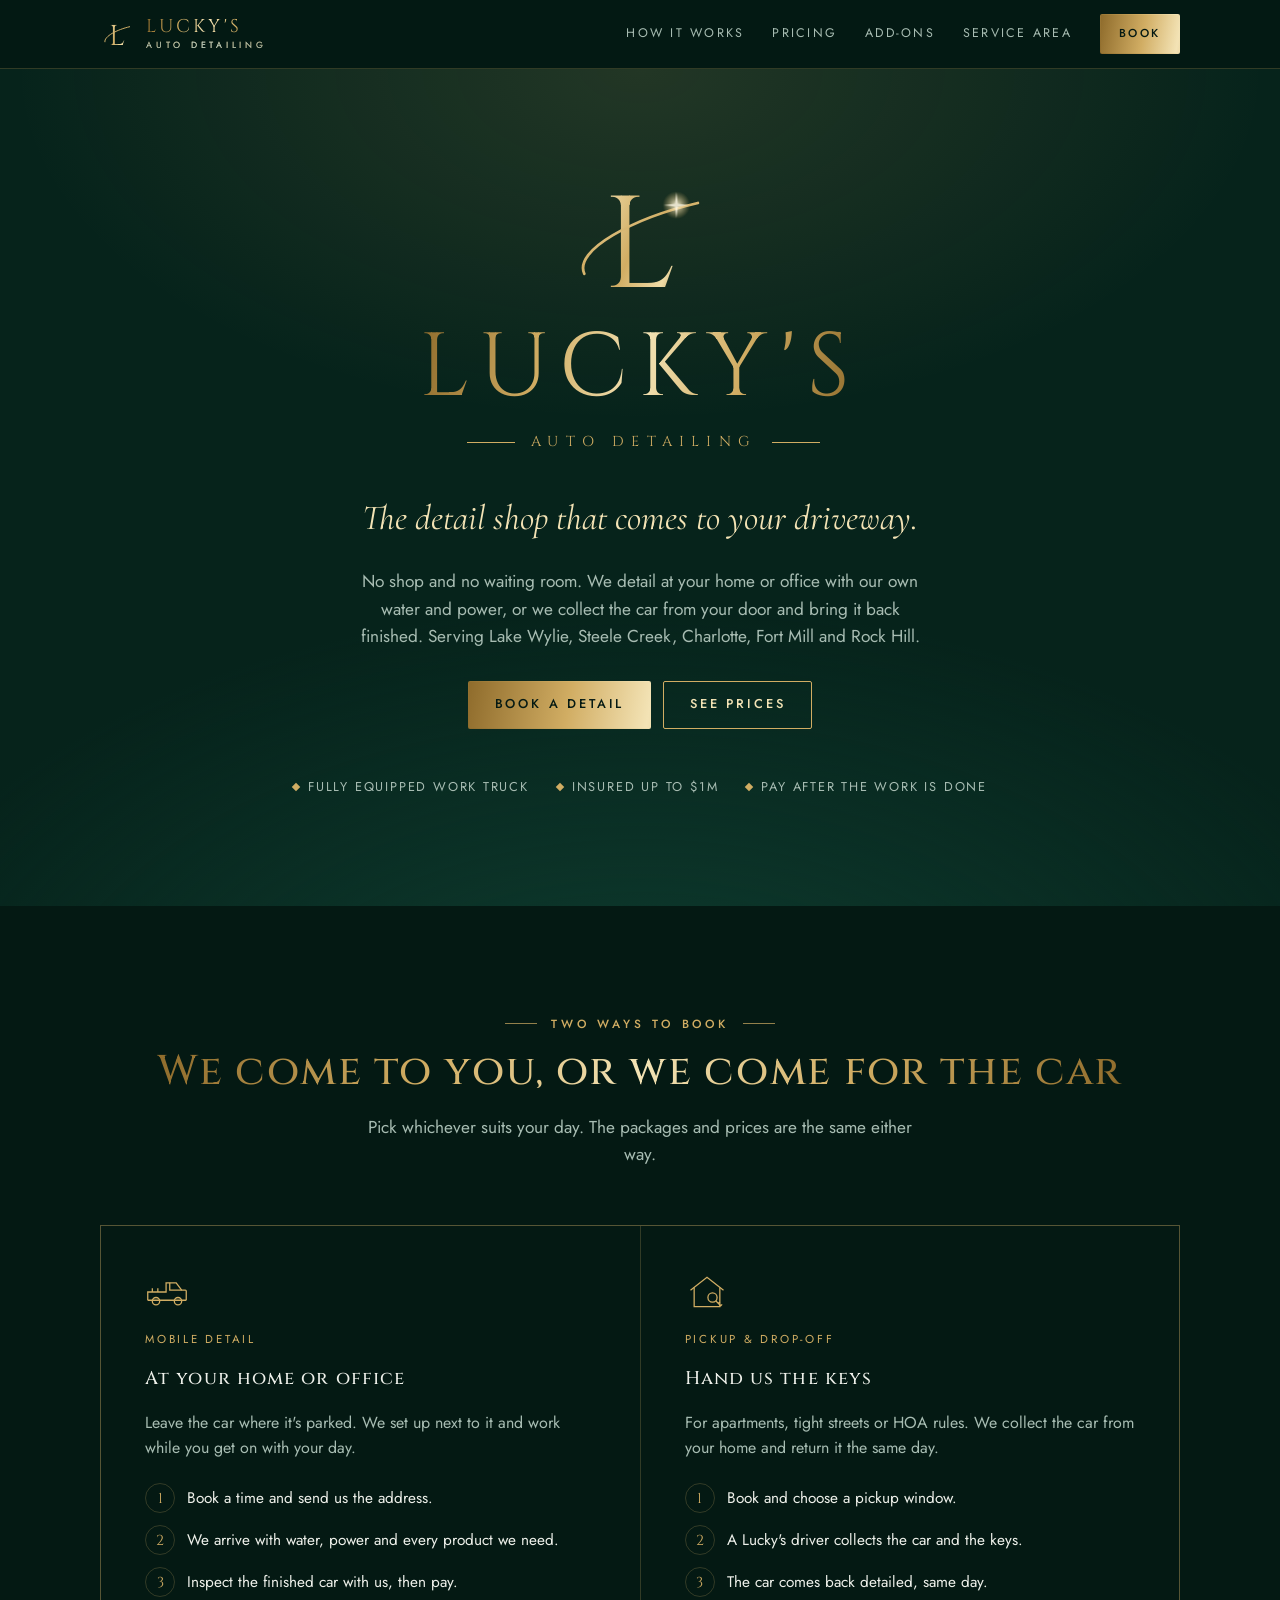
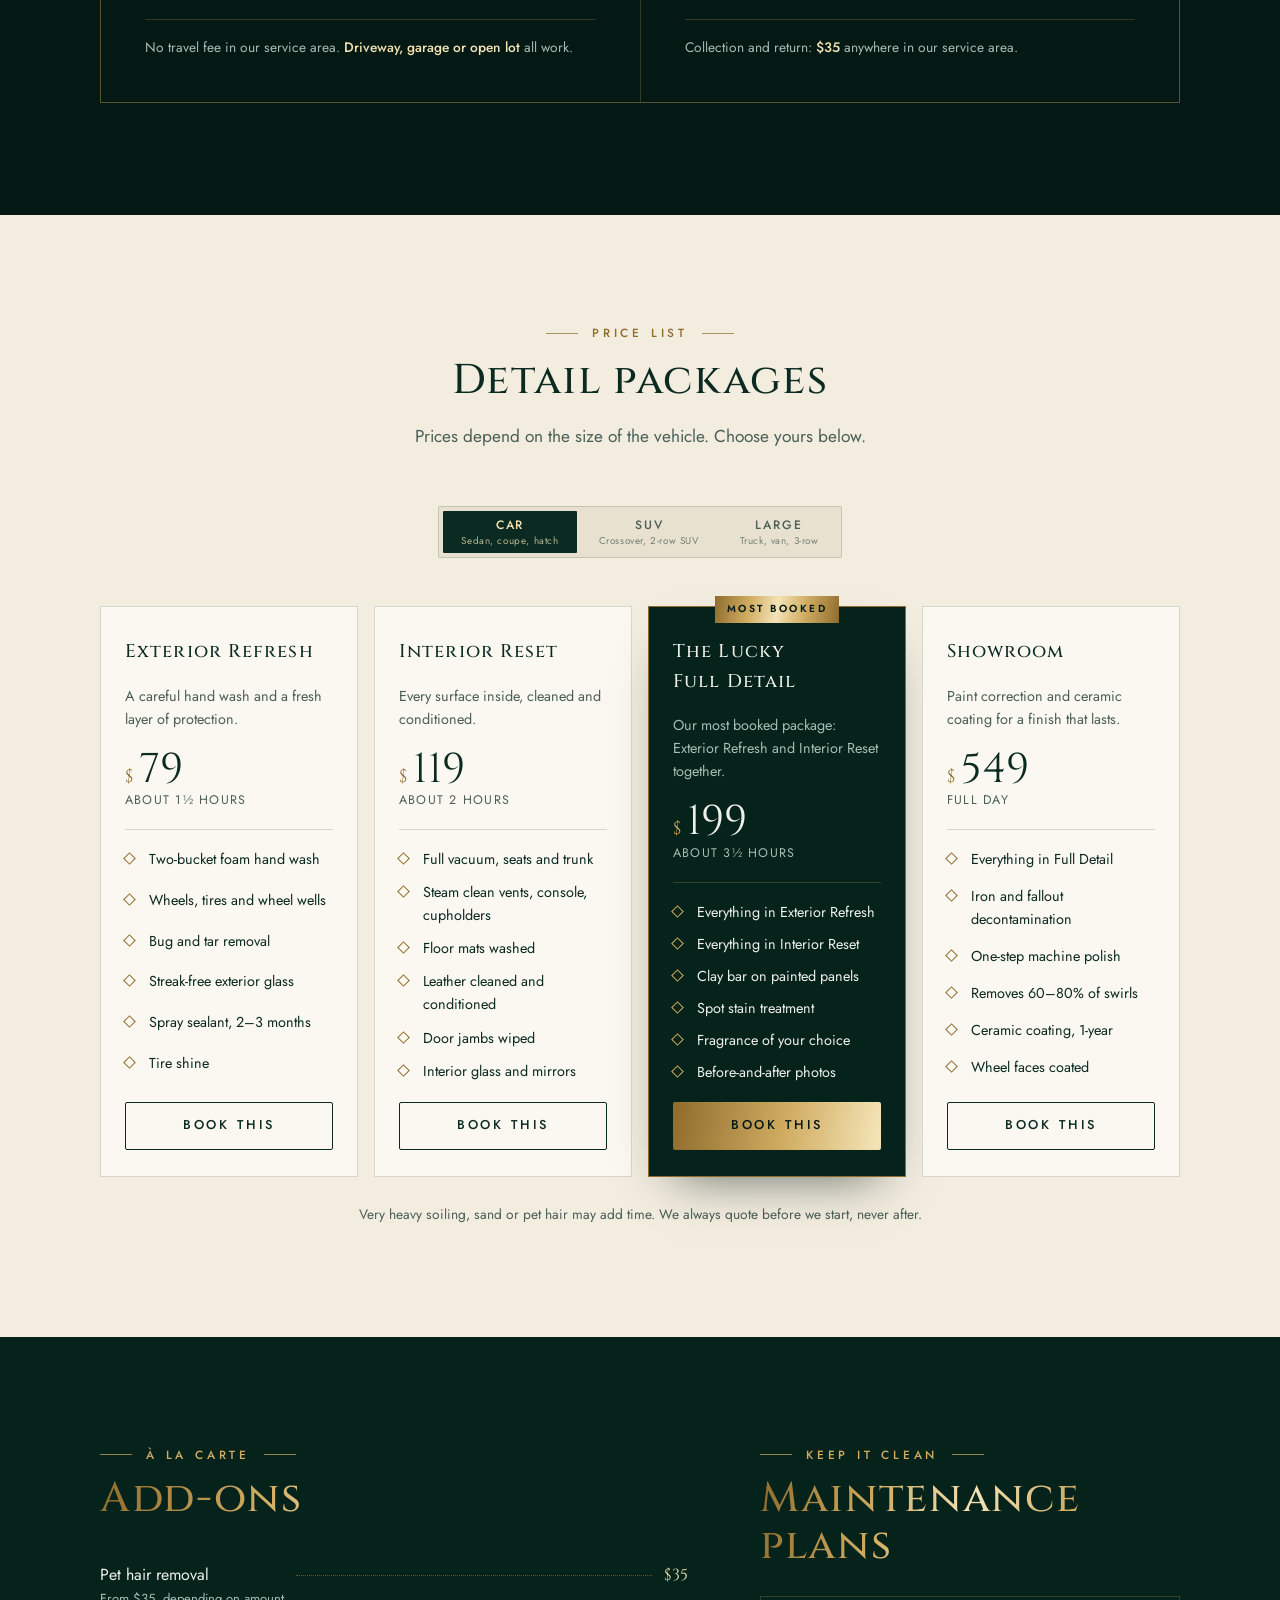
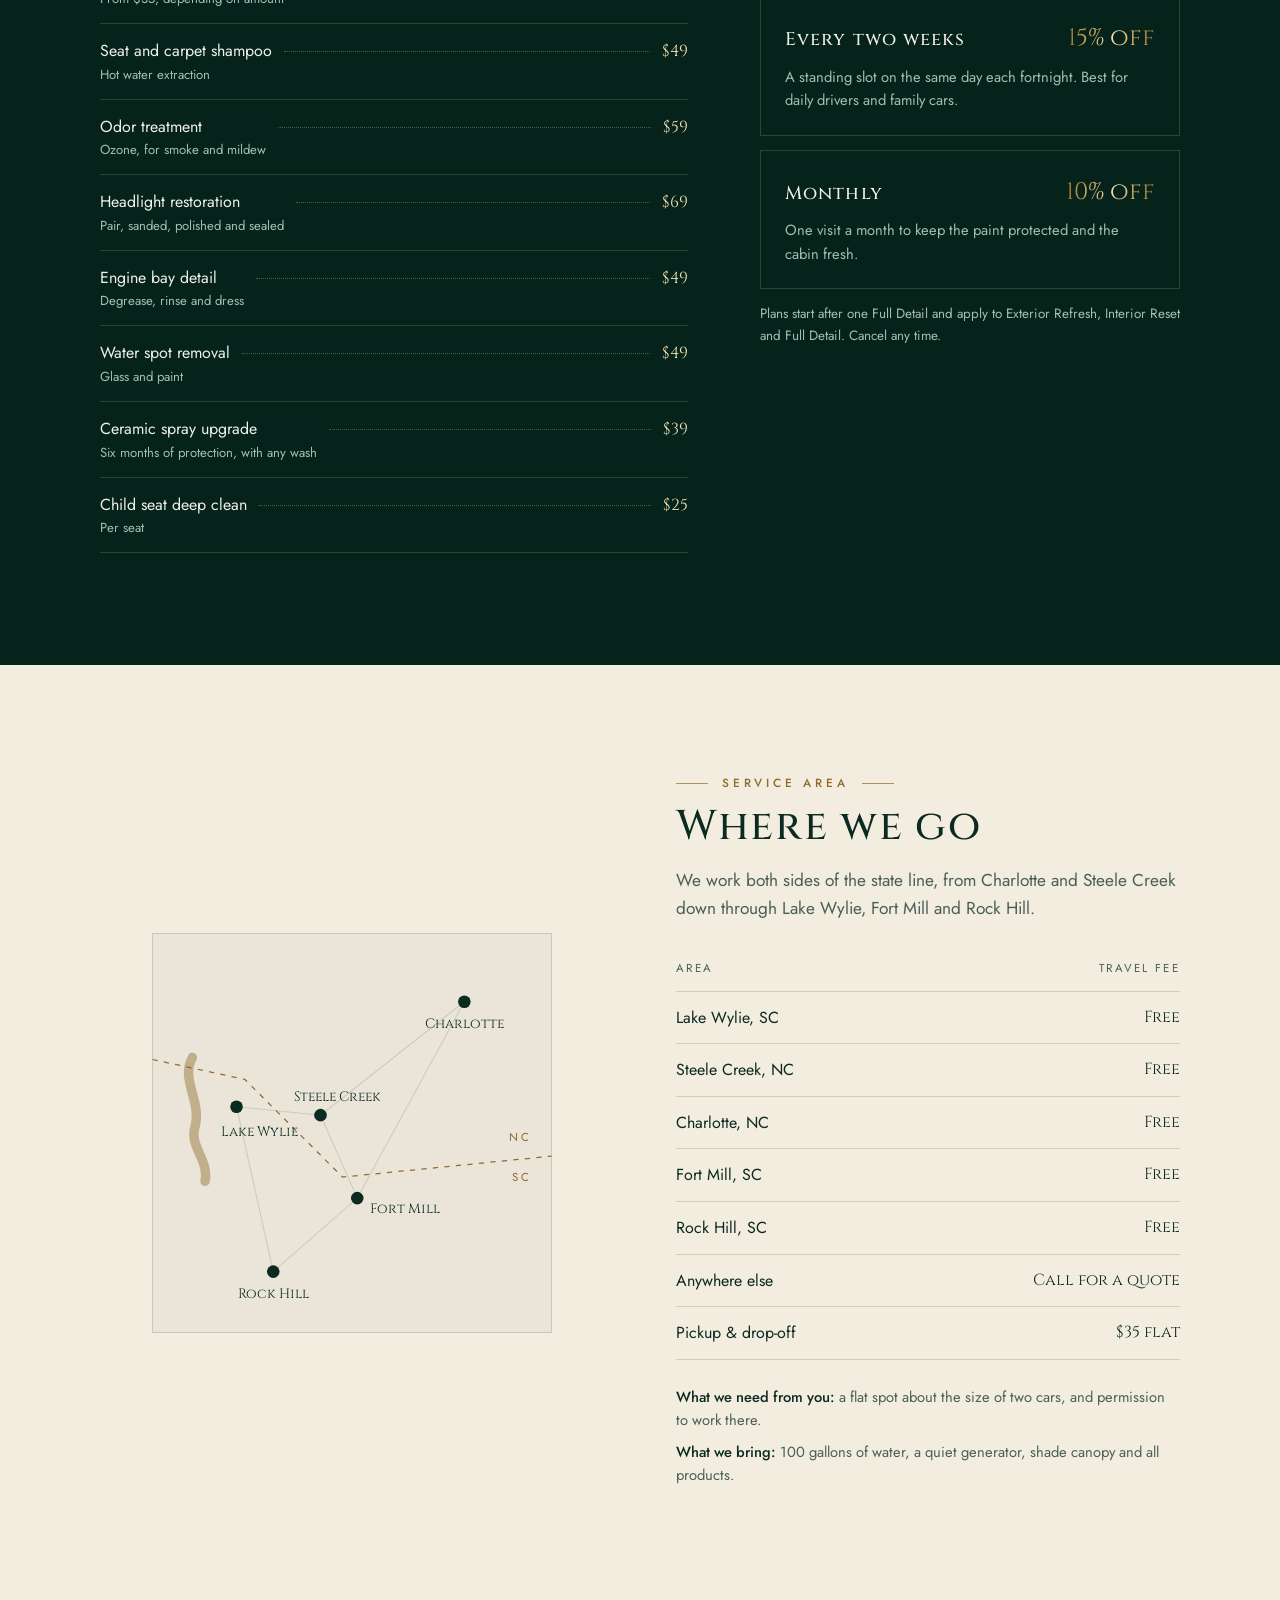
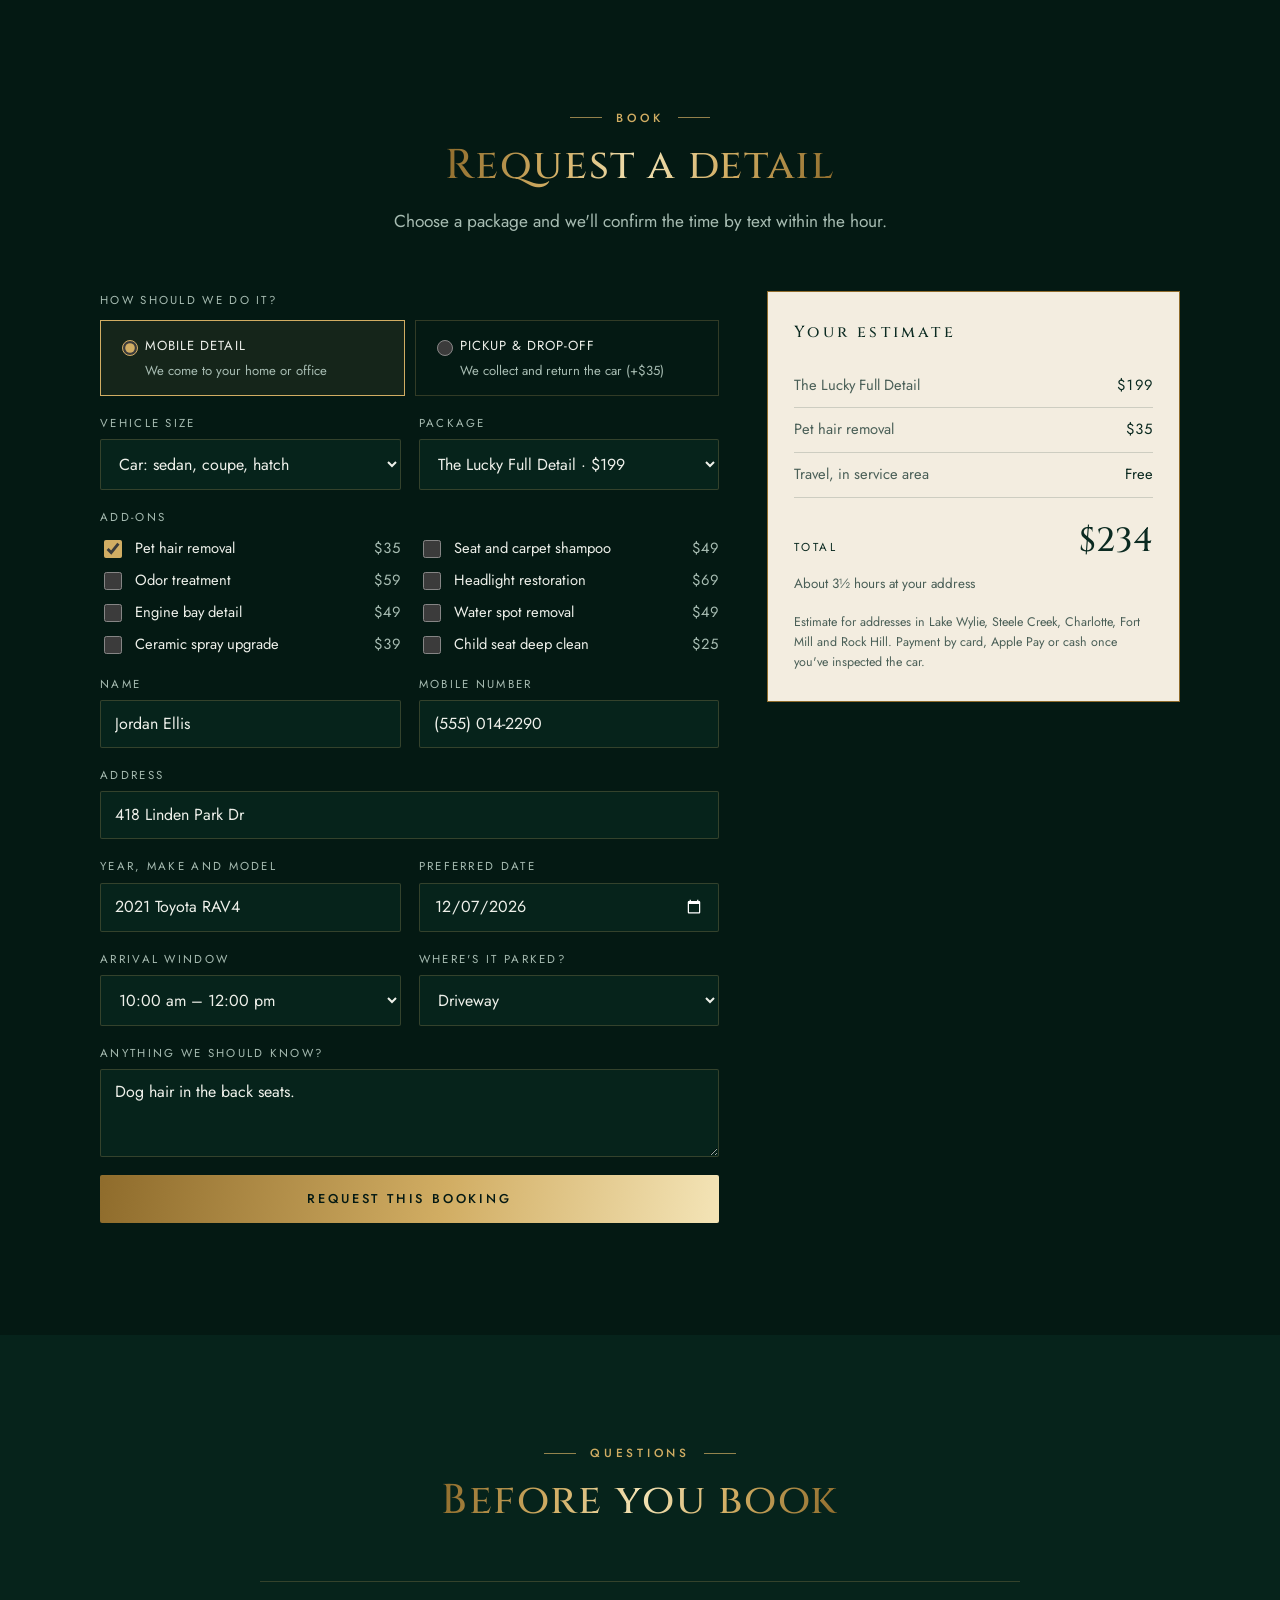
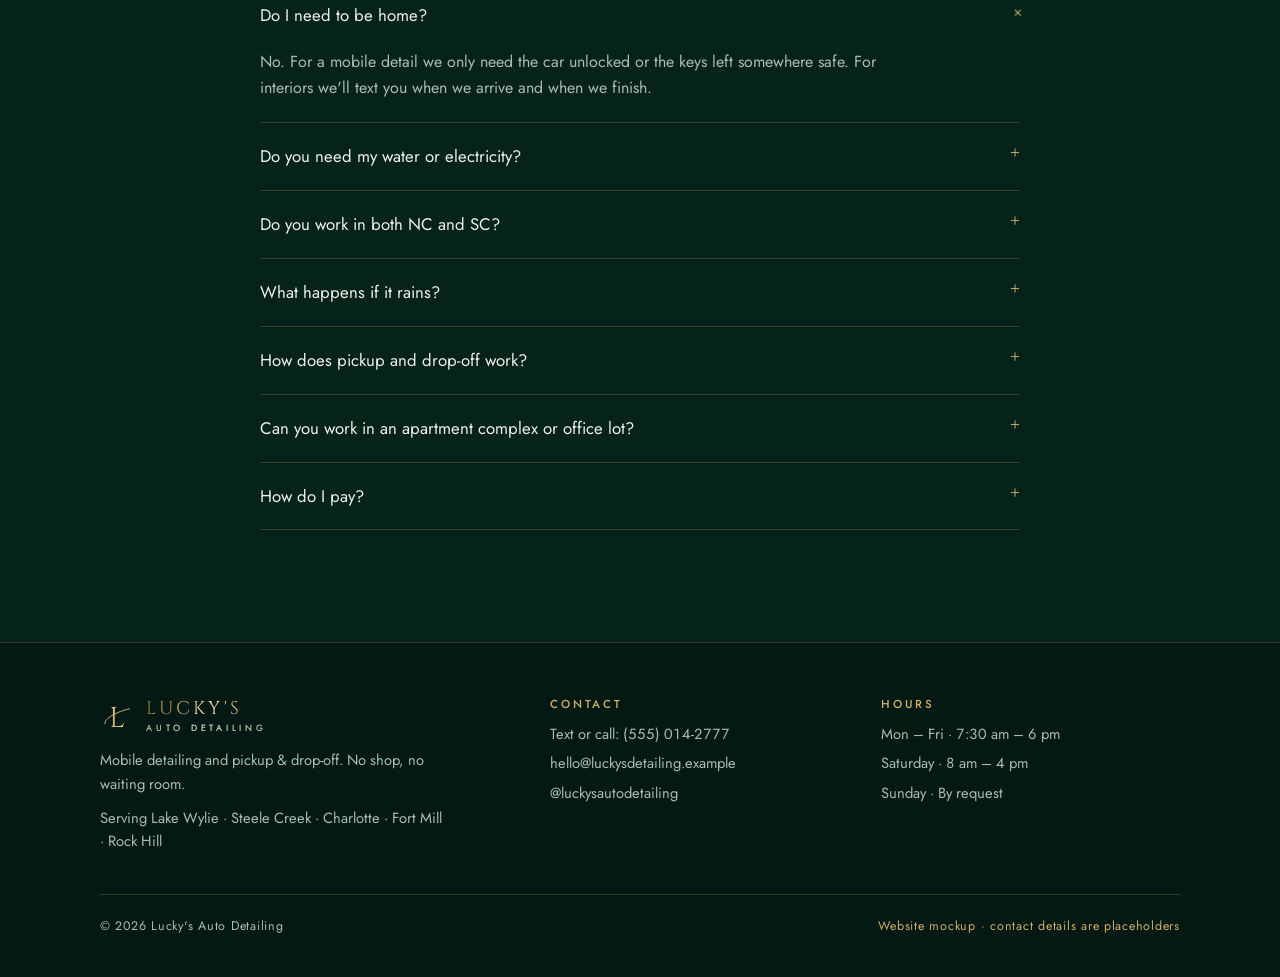
<file: luckys-auto-detailing/index.html>
<!doctype html>
<html lang="en">
<head>
<meta charset="utf-8">
<meta name="viewport" content="width=device-width, initial-scale=1, viewport-fit=cover">
<title>Lucky's Auto Detailing</title>
<meta name="claude:viewport-fit-sides" content="cover">
<meta name="description" content="Mobile auto detailing in Lake Wylie, Steele Creek, Charlotte, Fort Mill and Rock Hill. We come to your home or office, or collect the car and bring it back finished.">
<link rel="preconnect" href="https://fonts.googleapis.com">
<link rel="preconnect" href="https://fonts.gstatic.com" crossorigin>
<link rel="stylesheet" href="https://fonts.googleapis.com/css2?family=Cinzel:wght@400;500;600&family=Cormorant+Garamond:ital,wght@1,400;1,500&family=Jost:wght@300;400;500;600&display=swap">
<style>
/* Layout: alternating bands — deep emerald (the polo) and cream card stock (the business card), gold foil for marks and rules. */
:root {
  --green-950: #041913;
  --green-900: #06231b;
  --green-800: #0a3026;
  --green-700: #0f3e31;
  --line-dark: rgba(212, 178, 106, 0.22);
  --gold: #d1ad63;
  --gold-hi: #f3e3b5;
  --gold-lo: #8f6c2c;
  --cream: #f3ede0;
  --cream-2: #e9e1cf;
  --ink: #0b2a21;
  --ink-soft: #4a5f57;
  --line-light: rgba(11, 42, 33, 0.16);
  --on-dark: #eef0ea;
  --muted-dark: #a7bcb2;
  --display: "Cinzel", "Trajan Pro", "Times New Roman", serif;
  --accent: "Cormorant Garamond", "Garamond", Georgia, serif;
  --body: "Jost", "Futura", "Avenir Next", "Segoe UI", sans-serif;
  --foil: linear-gradient(100deg, var(--gold-lo) 0%, var(--gold) 28%, var(--gold-hi) 50%, var(--gold) 72%, var(--gold-lo) 100%);
  color-scheme: dark;
}
* { box-sizing: border-box; }
html { scroll-behavior: smooth; }
@media (prefers-reduced-motion: reduce) { html { scroll-behavior: auto; } *, *::before, *::after { animation: none !important; transition: none !important; } }
body {
  margin: 0;
  background: var(--green-900);
  color: var(--on-dark);
  font: 400 1rem/1.6 var(--body);
  -webkit-font-smoothing: antialiased;
}
body::before { content: ""; position: fixed; inset: 0 0 auto; height: env(safe-area-inset-top, 0px); z-index: 10; background: var(--green-950); }
a { color: inherit; }
:focus-visible { outline: 2px solid var(--gold); outline-offset: 3px; }
.wrap {
  max-width: 1120px;
  margin: 0 auto;
  padding-left: max(20px, env(safe-area-inset-left, 0px));
  padding-right: max(20px, env(safe-area-inset-right, 0px));
}
.band { padding-block: clamp(64px, 9vw, 112px); }
.band--deep { background: var(--green-950); }
.band--cream { background: var(--cream); color: var(--ink); }
.foil { background: var(--foil); -webkit-background-clip: text; background-clip: text; color: transparent; }
h1, h2, h3 { font-family: var(--display); font-weight: 500; text-wrap: balance; margin: 0; letter-spacing: 0.04em; }
h2 { font-size: clamp(1.75rem, 3.6vw, 2.6rem); line-height: 1.15; }
h3 { font-size: 1.15rem; letter-spacing: 0.06em; }
p { margin: 0; }
.eyebrow {
  display: flex; align-items: center; gap: 14px;
  font: 500 0.74rem/1 var(--body); letter-spacing: 0.32em; text-transform: uppercase;
  color: var(--gold);
}
.eyebrow::before, .eyebrow::after { content: ""; height: 1px; width: 32px; background: currentColor; opacity: 0.7; }
.band--cream .eyebrow { color: var(--gold-lo); }
.lede { font-size: 1.08rem; color: var(--muted-dark); max-width: 58ch; }
.band--cream .lede { color: var(--ink-soft); }
.section-head { display: grid; gap: 18px; justify-items: center; text-align: center; margin-bottom: clamp(36px, 5vw, 56px); }

/* Buttons */
.btn {
  display: inline-flex; align-items: center; justify-content: center; gap: 10px;
  min-height: 48px; padding: 0 26px;
  font: 500 0.8rem/1 var(--body); letter-spacing: 0.22em; text-transform: uppercase; text-decoration: none;
  border-radius: 2px; border: 1px solid var(--gold); cursor: pointer;
  transition: background-color .2s, color .2s, transform .2s;
}
.btn--gold { background: var(--foil); background-size: 200% 100%; color: var(--green-950); border-color: transparent; }
.btn--gold:hover { background-position: 100% 0; }
.btn--ghost { background: transparent; color: var(--gold-hi); }
.btn--ghost:hover { background: rgba(209, 173, 99, 0.12); }

/* Header */
.site-header {
  position: sticky; top: env(safe-area-inset-top, 0px); z-index: 9;
  background: rgba(4, 25, 19, 0.92); backdrop-filter: blur(10px);
  border-bottom: 1px solid var(--line-dark);
}
.site-header .wrap { display: flex; align-items: center; justify-content: space-between; gap: 16px; min-height: 68px; }
.brand { display: flex; align-items: center; gap: 12px; text-decoration: none; }
.brand svg { width: 34px; height: 34px; flex: none; }
.brand-name { font-family: var(--display); font-size: 1.15rem; letter-spacing: 0.16em; line-height: 1; }
.brand-name small { display: block; margin-top: 5px; font-family: var(--body); font-size: 0.56rem; letter-spacing: 0.42em; color: var(--muted-dark); }
.nav { display: flex; align-items: center; gap: 28px; }
.nav a:not(.btn) { font-size: 0.78rem; letter-spacing: 0.18em; text-transform: uppercase; text-decoration: none; color: var(--muted-dark); }
.nav a:not(.btn):hover { color: var(--gold-hi); }
.nav .btn { min-height: 40px; padding: 0 18px; font-size: 0.72rem; }
@media (max-width: 820px) { .nav a:not(.btn) { display: none; } }

/* Hero */
.hero {
  position: relative; overflow: hidden;
  background:
    radial-gradient(ellipse 70% 60% at 50% 0%, rgba(209, 173, 99, 0.14), transparent 70%),
    radial-gradient(ellipse 90% 80% at 50% 120%, var(--green-700), transparent 70%),
    var(--green-900);
  padding-block: clamp(56px, 9vw, 104px) clamp(56px, 8vw, 96px);
  text-align: center;
}
.hero .wrap { display: grid; justify-items: center; gap: 22px; }
.monogram { width: clamp(108px, 16vw, 150px); height: auto; }
.monogram .swoosh { stroke-dasharray: 260; stroke-dashoffset: 0; animation: swoosh 1.6s ease-out both .2s; }
.monogram .glint { animation: glint 2.4s ease-in-out both .9s; transform-origin: 104px 30px; }
@keyframes swoosh { from { stroke-dashoffset: 260; } to { stroke-dashoffset: 0; } }
@keyframes glint { 0% { opacity: .2; transform: scale(.4); } 40% { opacity: 1; transform: scale(1.15); } 100% { opacity: .9; transform: scale(1); } }
.wordmark { font-size: clamp(2.6rem, 9vw, 5.6rem); letter-spacing: 0.12em; line-height: 1; font-weight: 400; }
.wordmark-sub { display: flex; align-items: center; gap: 16px; font: 400 clamp(0.7rem, 1.6vw, 0.9rem)/1 var(--display); letter-spacing: 0.5em; color: var(--gold); margin-right: -0.5em; }
.wordmark-sub::before, .wordmark-sub::after { content: ""; width: clamp(24px, 5vw, 48px); height: 1px; background: currentColor; }
.hero-line { font-family: var(--accent); font-style: italic; font-size: clamp(1.5rem, 3.4vw, 2.2rem); color: var(--gold-hi); margin-top: 18px; }
.hero .lede { margin-inline: auto; }
.hero-ctas { display: flex; flex-wrap: wrap; justify-content: center; gap: 12px; margin-top: 8px; }
.proof { display: flex; flex-wrap: wrap; justify-content: center; gap: 10px 28px; margin-top: 26px; padding: 0; list-style: none; font-size: 0.8rem; letter-spacing: 0.14em; text-transform: uppercase; color: var(--muted-dark); }
.proof li { display: flex; align-items: center; gap: 9px; }
.proof li::before { content: ""; width: 6px; height: 6px; transform: rotate(45deg); background: var(--gold); }

/* Two ways */
.ways { display: grid; grid-template-columns: repeat(2, minmax(0, 1fr)); gap: 1px; background: var(--line-dark); border: 1px solid var(--line-dark); }
@media (max-width: 760px) { .ways { grid-template-columns: 1fr; } }
.way { background: var(--green-950); padding: clamp(28px, 4vw, 44px); display: grid; gap: 16px; align-content: start; }
.way-icon { width: 44px; height: 44px; color: var(--gold); }
.way-tag { font-size: 0.72rem; letter-spacing: 0.24em; text-transform: uppercase; color: var(--gold); }
.way p { color: var(--muted-dark); }
.way ol { margin: 6px 0 0; padding: 0; list-style: none; display: grid; gap: 12px; counter-reset: step; }
.way li { counter-increment: step; display: grid; grid-template-columns: 30px 1fr; gap: 12px; align-items: baseline; color: var(--on-dark); font-size: 0.96rem; }
.way li::before { content: counter(step); font-family: var(--display); color: var(--gold); font-size: 0.9rem; border: 1px solid var(--line-dark); width: 28px; height: 28px; display: grid; place-items: center; border-radius: 50%; }
.way-fee { margin-top: 6px; padding-top: 16px; border-top: 1px solid var(--line-dark); font-size: 0.86rem; color: var(--muted-dark); }
.way-fee strong { color: var(--gold-hi); font-weight: 500; }

/* Pricing */
.size-picker { display: flex; justify-content: center; margin: 0 auto clamp(32px, 5vw, 48px); }
.seg { display: inline-flex; flex-wrap: wrap; justify-content: center; border: 1px solid var(--line-light); border-radius: 2px; padding: 4px; gap: 4px; background: var(--cream-2); }
.seg button {
  appearance: none; border: 0; background: transparent; cursor: pointer;
  min-height: 42px; padding: 0 18px; border-radius: 1px;
  font: 500 0.76rem/1 var(--body); letter-spacing: 0.16em; text-transform: uppercase; color: var(--ink-soft);
}
.seg button[aria-pressed="true"] { background: var(--ink); color: var(--gold-hi); }
.seg button small { display: block; margin-top: 4px; font-size: 0.62rem; letter-spacing: 0.06em; text-transform: none; opacity: .75; font-weight: 400; }
.packages { display: grid; grid-template-columns: repeat(4, minmax(0, 1fr)); gap: 16px; align-items: stretch; }
@media (max-width: 1040px) { .packages { grid-template-columns: repeat(2, minmax(0, 1fr)); } }
@media (max-width: 580px) { .packages { grid-template-columns: 1fr; } }
.pkg { position: relative; display: flex; flex-direction: column; gap: 18px; padding: 30px 24px 26px; background: #fbf8f1; border: 1px solid var(--line-light); }
.pkg--featured { background: var(--green-900); color: var(--on-dark); border-color: var(--gold-lo); box-shadow: 0 24px 50px -28px rgba(4, 25, 19, 0.7); }
.pkg-flag { position: absolute; top: -11px; left: 50%; transform: translateX(-50%); white-space: nowrap; padding: 5px 12px; font-size: 0.64rem; letter-spacing: 0.24em; text-transform: uppercase; background: var(--foil); color: var(--green-950); font-weight: 600; }
.pkg h3 { color: inherit; }
.pkg-desc { font-size: 0.9rem; color: var(--ink-soft); min-height: 3.2em; }
.pkg--featured .pkg-desc { color: var(--muted-dark); }
.price { display: flex; align-items: baseline; gap: 6px; font-family: var(--display); font-variant-numeric: tabular-nums; }
.price .cur { font-size: 1.1rem; color: var(--gold-lo); }
.price .amt { font-size: 2.6rem; line-height: 1; }
.pkg--featured .price .cur { color: var(--gold); }
.price-meta { font-size: 0.78rem; letter-spacing: 0.1em; text-transform: uppercase; color: var(--ink-soft); }
.pkg--featured .price-meta { color: var(--muted-dark); }
.pkg ul { list-style: none; margin: 0; padding: 18px 0 0; border-top: 1px solid var(--line-light); display: grid; gap: 9px; font-size: 0.9rem; flex: 1; }
.pkg--featured ul { border-color: var(--line-dark); }
.pkg li { display: grid; grid-template-columns: 14px 1fr; gap: 10px; align-items: baseline; }
.pkg li::before { content: ""; width: 7px; height: 7px; transform: translateY(-1px) rotate(45deg); border: 1px solid var(--gold-lo); }
.pkg--featured li::before { border-color: var(--gold); }
.pkg .btn { width: 100%; }
.pkg:not(.pkg--featured) .btn--ghost { color: var(--ink); border-color: var(--ink); }
.pkg:not(.pkg--featured) .btn--ghost:hover { background: var(--ink); color: var(--gold-hi); }
.price-note { margin-top: 26px; text-align: center; font-size: 0.86rem; color: var(--ink-soft); }

/* Add-ons and plans */
.split { display: grid; grid-template-columns: minmax(0, 1.4fr) minmax(0, 1fr); gap: clamp(32px, 6vw, 72px); align-items: start; }
@media (max-width: 880px) { .split { grid-template-columns: 1fr; } }
.menu { list-style: none; margin: 0; padding: 0; }
.menu li { display: grid; grid-template-columns: minmax(0, auto) 1fr auto; align-items: baseline; gap: 12px; padding: 14px 0; border-bottom: 1px solid var(--line-dark); }
.menu li::after { content: none; }
.menu .dots { border-bottom: 1px dotted rgba(209, 173, 99, 0.4); transform: translateY(-4px); min-width: 16px; }
.menu .item { font-size: 1rem; }
.menu .item small { display: block; font-size: 0.82rem; color: var(--muted-dark); }
.menu .cost { font-family: var(--display); color: var(--gold-hi); font-variant-numeric: tabular-nums; white-space: nowrap; }
.split h2 { margin: 14px 0 26px; }
.plans { display: grid; gap: 14px; }
.plan { border: 1px solid var(--line-dark); padding: 22px 24px; display: grid; gap: 8px; background: var(--green-900); }
.plan-top { display: flex; justify-content: space-between; align-items: baseline; gap: 12px; flex-wrap: wrap; }
.plan-off { font-family: var(--display); font-size: 1.5rem; }
.plan p { color: var(--muted-dark); font-size: 0.92rem; }
.plan-note { font-size: 0.84rem; color: var(--muted-dark); }

/* Area */
.area { display: grid; grid-template-columns: minmax(0, 1fr) minmax(0, 1fr); gap: clamp(32px, 6vw, 72px); align-items: center; }
@media (max-width: 820px) { .area { grid-template-columns: 1fr; } }
.radius { width: 100%; max-width: 420px; aspect-ratio: 1; margin-inline: auto; }
.fee-table { width: 100%; border-collapse: collapse; margin-top: 24px; font-variant-numeric: tabular-nums; }
.fee-table th, .fee-table td { text-align: left; padding: 13px 0; border-bottom: 1px solid var(--line-light); font-weight: 400; }
.fee-table th { font-size: 0.72rem; letter-spacing: 0.2em; text-transform: uppercase; color: var(--ink-soft); }
.fee-table td:last-child, .fee-table th:last-child { text-align: right; }
.fee-table td:last-child { font-family: var(--display); }
.area .lede { margin-top: 16px; }
.need { margin-top: 26px; display: grid; gap: 8px; font-size: 0.92rem; color: var(--ink-soft); }
.need strong { color: var(--ink); font-weight: 500; }

/* Booking */
.book { display: grid; grid-template-columns: minmax(0, 1.5fr) minmax(0, 1fr); gap: clamp(24px, 4vw, 48px); align-items: start; }
@media (max-width: 900px) { .book { grid-template-columns: 1fr; } }
form { display: grid; gap: 18px; }
.row { display: grid; grid-template-columns: repeat(2, minmax(0, 1fr)); gap: 18px; }
@media (max-width: 560px) { .row { grid-template-columns: 1fr; } }
label { display: grid; gap: 7px; font-size: 0.72rem; letter-spacing: 0.2em; text-transform: uppercase; color: var(--muted-dark); }
input, select, textarea {
  width: 100%; min-height: 48px; padding: 12px 14px;
  background: var(--green-900); color: var(--on-dark);
  border: 1px solid var(--line-dark); border-radius: 2px;
  font: 400 1rem/1.3 var(--body); letter-spacing: 0; text-transform: none;
}
textarea { min-height: 88px; resize: vertical; }
input:focus, select:focus, textarea:focus { outline: none; border-color: var(--gold); }
fieldset { border: 0; padding: 0; margin: 0; display: grid; gap: 10px; }
legend { padding: 0; margin-bottom: 10px; font-size: 0.72rem; letter-spacing: 0.2em; text-transform: uppercase; color: var(--muted-dark); }
.choice { display: grid; grid-template-columns: repeat(2, minmax(0, 1fr)); gap: 10px; }
@media (max-width: 480px) { .choice { grid-template-columns: 1fr; } }
.choice label { position: relative; display: block; padding: 14px 16px 14px 44px; border: 1px solid var(--line-dark); cursor: pointer; letter-spacing: 0.08em; color: var(--on-dark); font-size: 0.82rem; }
.choice label small { display: block; margin-top: 4px; letter-spacing: 0; text-transform: none; color: var(--muted-dark); font-size: 0.82rem; }
.choice input { position: absolute; left: 16px; top: 16px; width: 16px; height: 16px; min-height: 0; padding: 0; accent-color: var(--gold); }
.choice label:has(input:checked) { border-color: var(--gold); background: rgba(209, 173, 99, 0.08); }
.addons-pick { display: grid; grid-template-columns: repeat(2, minmax(0, 1fr)); gap: 8px 18px; }
@media (max-width: 480px) { .addons-pick { grid-template-columns: 1fr; } }
.addons-pick label { display: flex; align-items: center; gap: 10px; letter-spacing: 0; text-transform: none; font-size: 0.92rem; color: var(--on-dark); cursor: pointer; }
.addons-pick input { width: 18px; height: 18px; min-height: 0; padding: 0; accent-color: var(--gold); flex: none; }
.addons-pick span.c { margin-left: auto; color: var(--muted-dark); font-variant-numeric: tabular-nums; }
.summary { position: sticky; top: calc(env(safe-area-inset-top, 0px) + 88px); background: var(--cream); color: var(--ink); padding: 28px 26px; border: 1px solid var(--gold-lo); }
.summary h3 { font-size: 1rem; letter-spacing: 0.2em; }
.summary dl { margin: 18px 0 0; display: grid; gap: 0; font-variant-numeric: tabular-nums; }
.summary .line { display: flex; justify-content: space-between; gap: 12px; padding: 10px 0; border-bottom: 1px solid var(--line-light); font-size: 0.92rem; }
.summary dt { color: var(--ink-soft); min-width: 0; }
.summary dd { margin: 0; text-align: right; }
.summary .total { display: flex; justify-content: space-between; align-items: baseline; margin-top: 16px; }
.summary .total span:first-child { font-size: 0.72rem; letter-spacing: 0.24em; text-transform: uppercase; }
.summary .total strong { font-family: var(--display); font-size: 2.1rem; font-weight: 500; }
.summary .dur { margin-top: 6px; font-size: 0.84rem; color: var(--ink-soft); }
.summary .fine { margin-top: 18px; font-size: 0.78rem; color: var(--ink-soft); }
.confirm { border: 1px solid var(--gold); padding: 18px 20px; background: rgba(209, 173, 99, 0.08); color: var(--gold-hi); font-size: 0.95rem; }

/* FAQ */
.faq { max-width: 760px; margin: 0 auto; border-top: 1px solid var(--line-dark); }
.faq details { border-bottom: 1px solid var(--line-dark); }
.faq summary { list-style: none; cursor: pointer; display: flex; justify-content: space-between; gap: 16px; padding: 20px 0; font-size: 1.05rem; }
.faq summary::-webkit-details-marker { display: none; }
.faq summary::after { content: "+"; font-family: var(--display); color: var(--gold); font-size: 1.3rem; line-height: 1; transition: transform .2s; }
.faq details[open] summary::after { transform: rotate(45deg); }
.faq details p { padding: 0 0 22px; color: var(--muted-dark); max-width: 62ch; }

/* Footer */
.site-footer { background: var(--green-950); border-top: 1px solid var(--line-dark); padding-block: 56px 40px; }
.foot { display: grid; grid-template-columns: minmax(0, 1.4fr) repeat(2, minmax(0, 1fr)); gap: 32px; }
@media (max-width: 720px) { .foot { grid-template-columns: 1fr; } }
.foot h4 { margin: 0 0 12px; font: 500 0.72rem/1 var(--body); letter-spacing: 0.24em; text-transform: uppercase; color: var(--gold); }
.foot p, .foot li { color: var(--muted-dark); font-size: 0.92rem; }
.foot ul { list-style: none; margin: 0; padding: 0; display: grid; gap: 6px; }
.foot .tabular { font-variant-numeric: tabular-nums; }
.copy { margin-top: 40px; padding-top: 22px; border-top: 1px solid var(--line-dark); display: flex; flex-wrap: wrap; justify-content: space-between; gap: 10px; font-size: 0.78rem; color: var(--muted-dark); letter-spacing: 0.06em; }
.mock-tag { color: var(--gold); }
</style>
</head>
<body>

<svg width="0" height="0" style="position:absolute" aria-hidden="true">
  <defs>
    <linearGradient id="foil" x1="0" y1="0" x2="1" y2="1">
      <stop offset="0" stop-color="#f3e3b5"/>
      <stop offset=".45" stop-color="#d1ad63"/>
      <stop offset=".75" stop-color="#f0dca6"/>
      <stop offset="1" stop-color="#8f6c2c"/>
    </linearGradient>
    <radialGradient id="glow">
      <stop offset="0" stop-color="#fff8e1" stop-opacity="1"/>
      <stop offset=".35" stop-color="#f3e3b5" stop-opacity=".7"/>
      <stop offset="1" stop-color="#d1ad63" stop-opacity="0"/>
    </radialGradient>
  </defs>
</svg>

<header class="site-header">
  <div class="wrap">
    <a class="brand" href="#top" aria-label="Lucky's Auto Detailing, back to top">
      <svg viewBox="0 0 140 120" aria-hidden="true">
        <text x="70" y="104" text-anchor="middle" font-family="Cinzel, 'Times New Roman', serif" font-size="118" fill="url(#foil)">L</text>
        <path d="M20 92 C 16 70, 70 42, 122 30" fill="none" stroke="url(#foil)" stroke-width="4" stroke-linecap="round"/>
      </svg>
      <span class="brand-name foil">LUCKY'S<small>AUTO DETAILING</small></span>
    </a>
    <nav class="nav" aria-label="Main">
      <a href="#how">How it works</a>
      <a href="#pricing">Pricing</a>
      <a href="#extras">Add-ons</a>
      <a href="#area">Service area</a>
      <a class="btn btn--gold" href="#book">Book</a>
    </nav>
  </div>
</header>

<main id="top">
  <section class="hero">
    <div class="wrap">
      <svg class="monogram" viewBox="0 0 140 120" role="img" aria-label="Lucky's monogram">
        <text x="70" y="106" text-anchor="middle" font-family="Cinzel, 'Times New Roman', serif" font-size="122" fill="url(#foil)">L</text>
        <path class="swoosh" d="M18 94 C 8 72, 64 42, 124 28" fill="none" stroke="url(#foil)" stroke-width="2.6" stroke-linecap="round"/>
        <g class="glint">
          <circle cx="104" cy="30" r="13" fill="url(#glow)"/>
          <path d="M104 18 L105.3 28.7 L116 30 L105.3 31.3 L104 42 L102.7 31.3 L92 30 L102.7 28.7 Z" fill="#fff8e1"/>
        </g>
      </svg>
      <h1 class="wordmark foil">LUCKY'S</h1>
      <div class="wordmark-sub">AUTO DETAILING</div>
      <p class="hero-line">The detail shop that comes to your driveway.</p>
      <p class="lede">No shop and no waiting room. We detail at your home or office with our own water and power, or we collect the car from your door and bring it back finished. Serving Lake Wylie, Steele Creek, Charlotte, Fort Mill and Rock Hill.</p>
      <div class="hero-ctas">
        <a class="btn btn--gold" href="#book">Book a detail</a>
        <a class="btn btn--ghost" href="#pricing">See prices</a>
      </div>
      <ul class="proof">
        <li>Fully equipped work truck</li>
        <li>Insured up to $1M</li>
        <li>Pay after the work is done</li>
      </ul>
    </div>
  </section>

  <section class="band band--deep" id="how">
    <div class="wrap">
      <div class="section-head">
        <span class="eyebrow">Two ways to book</span>
        <h2 class="foil">We come to you, or we come for the car</h2>
        <p class="lede">Pick whichever suits your day. The packages and prices are the same either way.</p>
      </div>
      <div class="ways">
        <article class="way">
          <svg class="way-icon" viewBox="0 0 48 48" fill="none" stroke="currentColor" stroke-width="1.4" aria-hidden="true"><path d="M3 33V24h20V14h11l6 8h4a1 1 0 0 1 1 1v10"/><path d="M3 33h42"/><circle cx="12" cy="34" r="4"/><circle cx="36" cy="34" r="4"/><path d="M27 14v8h13M8 24v-4M14 24v-4"/></svg>
          <span class="way-tag">Mobile detail</span>
          <h3>At your home or office</h3>
          <p>Leave the car where it's parked. We set up next to it and work while you get on with your day.</p>
          <ol>
            <li>Book a time and send us the address.</li>
            <li>We arrive with water, power and every product we need.</li>
            <li>Inspect the finished car with us, then pay.</li>
          </ol>
          <p class="way-fee">No travel fee in our service area. <strong>Driveway, garage or open lot</strong> all work.</p>
        </article>
        <article class="way">
          <svg class="way-icon" viewBox="0 0 48 48" fill="none" stroke="currentColor" stroke-width="1.4" aria-hidden="true"><path d="M6 22 24 8l18 14"/><path d="M10 19v21h28V19"/><circle cx="30" cy="30" r="5"/><path d="m33.5 33.5 6 6M36 37l2-2M38.5 39.5l2-2"/></svg>
          <span class="way-tag">Pickup &amp; drop-off</span>
          <h3>Hand us the keys</h3>
          <p>For apartments, tight streets or HOA rules. We collect the car from your home and return it the same day.</p>
          <ol>
            <li>Book and choose a pickup window.</li>
            <li>A Lucky's driver collects the car and the keys.</li>
            <li>The car comes back detailed, same day.</li>
          </ol>
          <p class="way-fee">Collection and return: <strong>$35</strong> anywhere in our service area.</p>
        </article>
      </div>
    </div>
  </section>

  <section class="band band--cream" id="pricing">
    <div class="wrap">
      <div class="section-head">
        <span class="eyebrow">Price list</span>
        <h2>Detail packages</h2>
        <p class="lede">Prices depend on the size of the vehicle. Choose yours below.</p>
      </div>
      <div class="size-picker">
        <div class="seg" role="group" aria-label="Vehicle size">
          <button type="button" data-size="0" aria-pressed="true">Car<small>Sedan, coupe, hatch</small></button>
          <button type="button" data-size="1" aria-pressed="false">SUV<small>Crossover, 2-row SUV</small></button>
          <button type="button" data-size="2" aria-pressed="false">Large<small>Truck, van, 3-row</small></button>
        </div>
      </div>
      <div class="packages" id="packages"></div>
      <p class="price-note">Very heavy soiling, sand or pet hair may add time. We always quote before we start, never after.</p>
    </div>
  </section>

  <section class="band" id="extras">
    <div class="wrap split">
      <div>
        <span class="eyebrow">À la carte</span>
        <h2 class="foil">Add-ons</h2>
        <ul class="menu" id="addon-menu"></ul>
      </div>
      <div>
        <span class="eyebrow">Keep it clean</span>
        <h2 class="foil">Maintenance plans</h2>
        <div class="plans">
          <div class="plan">
            <div class="plan-top"><h3>Every two weeks</h3><span class="plan-off foil">15% off</span></div>
            <p>A standing slot on the same day each fortnight. Best for daily drivers and family cars.</p>
          </div>
          <div class="plan">
            <div class="plan-top"><h3>Monthly</h3><span class="plan-off foil">10% off</span></div>
            <p>One visit a month to keep the paint protected and the cabin fresh.</p>
          </div>
          <p class="plan-note">Plans start after one Full Detail and apply to Exterior Refresh, Interior Reset and Full Detail. Cancel any time.</p>
        </div>
      </div>
    </div>
  </section>

  <section class="band band--cream" id="area">
    <div class="wrap area">
      <svg class="radius" viewBox="0 0 400 400" role="img" aria-label="Map of the service area: Charlotte and Steele Creek in North Carolina; Lake Wylie, Fort Mill and Rock Hill in South Carolina">
        <rect x="10" y="10" width="380" height="380" fill="rgba(11,42,33,0.04)" stroke="rgba(11,42,33,0.16)"/>
        <path d="M48 128 C 36 150, 58 170, 50 196 C 46 214, 64 226, 60 246" fill="none" stroke="rgba(143,108,44,0.45)" stroke-width="9" stroke-linecap="round"/>
        <path d="M10 130 L98 149 L191 242 L390 222" fill="none" stroke="#8f6c2c" stroke-width="1.2" stroke-dasharray="5 6"/>
        <text x="372" y="208" text-anchor="end" font-family="Jost, sans-serif" font-size="11" letter-spacing="3" fill="#8f6c2c">NC</text>
        <text x="372" y="246" text-anchor="end" font-family="Jost, sans-serif" font-size="11" letter-spacing="3" fill="#8f6c2c">SC</text>
        <path d="M90 175 L170 183 L307 75 M170 183 L205 262 L125 332 L90 175 M205 262 L307 75" fill="none" stroke="rgba(11,42,33,0.14)" stroke-width="1"/>
        <g font-family="Cinzel, serif" font-size="13" fill="#0b2a21" text-anchor="middle">
          <circle cx="307" cy="75" r="6" fill="#0b2a21"/><text x="307" y="100">Charlotte</text>
          <circle cx="170" cy="183" r="6" fill="#0b2a21"/><text x="186" y="170">Steele Creek</text>
          <circle cx="90" cy="175" r="6" fill="#0b2a21"/><text x="112" y="203">Lake Wylie</text>
          <circle cx="205" cy="262" r="6" fill="#0b2a21"/><text x="250" y="276">Fort Mill</text>
          <circle cx="125" cy="332" r="6" fill="#0b2a21"/><text x="125" y="357">Rock Hill</text>
        </g>
      </svg>
      <div>
        <span class="eyebrow">Service area</span>
        <h2 style="margin-top:14px">Where we go</h2>
        <p class="lede">We work both sides of the state line, from Charlotte and Steele Creek down through Lake Wylie, Fort Mill and Rock Hill.</p>
        <table class="fee-table">
          <thead><tr><th scope="col">Area</th><th scope="col">Travel fee</th></tr></thead>
          <tbody>
            <tr><td>Lake Wylie, SC</td><td>Free</td></tr>
            <tr><td>Steele Creek, NC</td><td>Free</td></tr>
            <tr><td>Charlotte, NC</td><td>Free</td></tr>
            <tr><td>Fort Mill, SC</td><td>Free</td></tr>
            <tr><td>Rock Hill, SC</td><td>Free</td></tr>
            <tr><td>Anywhere else</td><td>Call for a quote</td></tr>
            <tr><td>Pickup &amp; drop-off</td><td>$35 flat</td></tr>
          </tbody>
        </table>
        <div class="need">
          <p><strong>What we need from you:</strong> a flat spot about the size of two cars, and permission to work there.</p>
          <p><strong>What we bring:</strong> 100 gallons of water, a quiet generator, shade canopy and all products.</p>
        </div>
      </div>
    </div>
  </section>

  <section class="band band--deep" id="book">
    <div class="wrap">
      <div class="section-head">
        <span class="eyebrow">Book</span>
        <h2 class="foil">Request a detail</h2>
        <p class="lede">Choose a package and we'll confirm the time by text within the hour.</p>
      </div>
      <div class="book">
        <form id="book-form" novalidate>
          <fieldset>
            <legend>How should we do it?</legend>
            <div class="choice">
              <label><input type="radio" name="mode" id="mode-mobile" value="mobile" checked>Mobile detail<small>We come to your home or office</small></label>
              <label><input type="radio" name="mode" id="mode-pickup" value="pickup">Pickup &amp; drop-off<small>We collect and return the car (+$35)</small></label>
            </div>
          </fieldset>
          <div class="row">
            <label for="f-size">Vehicle size
              <select id="f-size" name="size">
                <option value="0">Car: sedan, coupe, hatch</option>
                <option value="1">SUV: crossover, 2-row</option>
                <option value="2">Large: truck, van, 3-row</option>
              </select>
            </label>
            <label for="f-pkg">Package
              <select id="f-pkg" name="pkg"></select>
            </label>
          </div>
          <fieldset>
            <legend>Add-ons</legend>
            <div class="addons-pick" id="addon-pick"></div>
          </fieldset>
          <div class="row">
            <label for="f-name">Name<input id="f-name" name="name" autocomplete="name" value="Jordan Ellis"></label>
            <label for="f-phone">Mobile number<input id="f-phone" name="phone" type="tel" autocomplete="tel" value="(555) 014-2290"></label>
          </div>
          <label for="f-address">Address<input id="f-address" name="address" autocomplete="street-address" value="418 Linden Park Dr"></label>
          <div class="row">
            <label for="f-vehicle">Year, make and model<input id="f-vehicle" name="vehicle" value="2021 Toyota RAV4"></label>
            <label for="f-date">Preferred date<input id="f-date" name="date" type="date"></label>
          </div>
          <div class="row">
            <label for="f-time">Arrival window
              <select id="f-time" name="time">
                <option>8:00 – 10:00 am</option>
                <option selected>10:00 am – 12:00 pm</option>
                <option>12:00 – 2:00 pm</option>
                <option>2:00 – 4:00 pm</option>
              </select>
            </label>
            <label for="f-where">Where's it parked?
              <select id="f-where" name="where">
                <option>Driveway</option>
                <option>Garage</option>
                <option>Office or apartment lot</option>
                <option>Street</option>
              </select>
            </label>
          </div>
          <label for="f-notes">Anything we should know?<textarea id="f-notes" name="notes">Dog hair in the back seats.</textarea></label>
          <div class="confirm" id="confirm" hidden>This is a website mockup, so nothing was sent. On the live site this would text the request to Lucky's and show a confirmation.</div>
          <button class="btn btn--gold" type="submit">Request this booking</button>
        </form>
        <aside class="summary" aria-live="polite">
          <h3>Your estimate</h3>
          <dl id="sum-lines"></dl>
          <div class="total"><span>Total</span><strong id="sum-total">$0</strong></div>
          <p class="dur" id="sum-dur"></p>
          <p class="fine">Estimate for addresses in Lake Wylie, Steele Creek, Charlotte, Fort Mill and Rock Hill. Payment by card, Apple Pay or cash once you've inspected the car.</p>
        </aside>
      </div>
    </div>
  </section>

  <section class="band">
    <div class="wrap">
      <div class="section-head">
        <span class="eyebrow">Questions</span>
        <h2 class="foil">Before you book</h2>
      </div>
      <div class="faq">
        <details open><summary>Do I need to be home?</summary><p>No. For a mobile detail we only need the car unlocked or the keys left somewhere safe. For interiors we'll text you when we arrive and when we finish.</p></details>
        <details><summary>Do you need my water or electricity?</summary><p>No. Our work truck carries its own water tank and a quiet generator, so we never use your hose or outlets.</p></details>
        <details><summary>Do you work in both NC and SC?</summary><p>Yes. We cover Charlotte and Steele Creek in North Carolina, and Lake Wylie, Fort Mill and Rock Hill in South Carolina, at the same prices on both sides of the line.</p></details>
        <details><summary>What happens if it rains?</summary><p>Interior work goes ahead as planned. For exterior work we'll move you to the next dry slot at no charge, or work under a garage roof if you have one.</p></details>
        <details><summary>How does pickup and drop-off work?</summary><p>A Lucky's driver collects the car from your home in the window you choose, details it at a covered partner bay, and returns it the same day. The car is covered by our insurance the whole time.</p></details>
        <details><summary>Can you work in an apartment complex or office lot?</summary><p>Usually, yes. Some complexes don't allow washing on site. If yours doesn't, choose pickup and drop-off instead.</p></details>
        <details><summary>How do I pay?</summary><p>Card, Apple Pay, Google Pay or cash, after you've inspected the finished car. No deposit for standard packages. Showroom bookings take a $100 deposit.</p></details>
      </div>
    </div>
  </section>
</main>

<footer class="site-footer">
  <div class="wrap">
    <div class="foot">
      <div>
        <a class="brand" href="#top" aria-label="Back to top">
          <svg viewBox="0 0 140 120" aria-hidden="true">
            <text x="70" y="104" text-anchor="middle" font-family="Cinzel, 'Times New Roman', serif" font-size="118" fill="url(#foil)">L</text>
            <path d="M20 92 C 16 70, 70 42, 122 30" fill="none" stroke="url(#foil)" stroke-width="4" stroke-linecap="round"/>
          </svg>
          <span class="brand-name foil">LUCKY'S<small>AUTO DETAILING</small></span>
        </a>
        <p style="margin-top:16px;max-width:38ch">Mobile detailing and pickup &amp; drop-off. No shop, no waiting room.</p>
        <p style="margin-top:10px;max-width:38ch">Serving Lake Wylie · Steele Creek · Charlotte · Fort Mill · Rock Hill</p>
      </div>
      <div>
        <h4>Contact</h4>
        <ul class="tabular">
          <li>Text or call: (555) 014-2777</li>
          <li>hello@luckysdetailing.example</li>
          <li>@luckysautodetailing</li>
        </ul>
      </div>
      <div>
        <h4>Hours</h4>
        <ul class="tabular">
          <li>Mon – Fri · 7:30 am – 6 pm</li>
          <li>Saturday · 8 am – 4 pm</li>
          <li>Sunday · By request</li>
        </ul>
      </div>
    </div>
    <div class="copy"><span>© 2026 Lucky's Auto Detailing</span><span class="mock-tag">Website mockup · contact details are placeholders</span></div>
  </div>
</footer>

<script>
(function () {
  var PACKAGES = [
    { id: "exterior", name: "Exterior Refresh", desc: "A careful hand wash and a fresh layer of protection.", prices: [79, 99, 119], time: "About 1½ hours",
      items: ["Two-bucket foam hand wash", "Wheels, tires and wheel wells", "Bug and tar removal", "Streak-free exterior glass", "Spray sealant, 2–3 months", "Tire shine"] },
    { id: "interior", name: "Interior Reset", desc: "Every surface inside, cleaned and conditioned.", prices: [119, 139, 159], time: "About 2 hours",
      items: ["Full vacuum, seats and trunk", "Steam clean vents, console, cupholders", "Floor mats washed", "Leather cleaned and conditioned", "Door jambs wiped", "Interior glass and mirrors"] },
    { id: "full", name: "The Lucky Full Detail", desc: "Our most booked package: Exterior Refresh and Interior Reset together.", prices: [199, 239, 279], time: "About 3½ hours", featured: true,
      items: ["Everything in Exterior Refresh", "Everything in Interior Reset", "Clay bar on painted panels", "Spot stain treatment", "Fragrance of your choice", "Before-and-after photos"] },
    { id: "showroom", name: "Showroom", desc: "Paint correction and ceramic coating for a finish that lasts.", prices: [549, 649, 749], time: "Full day",
      items: ["Everything in Full Detail", "Iron and fallout decontamination", "One-step machine polish", "Removes 60–80% of swirls", "Ceramic coating, 1-year", "Wheel faces coated"] }
  ];
  var ADDONS = [
    { id: "pet", name: "Pet hair removal", note: "From $35, depending on amount", price: 35 },
    { id: "shampoo", name: "Seat and carpet shampoo", note: "Hot water extraction", price: 49 },
    { id: "odor", name: "Odor treatment", note: "Ozone, for smoke and mildew", price: 59 },
    { id: "headlights", name: "Headlight restoration", note: "Pair, sanded, polished and sealed", price: 69 },
    { id: "engine", name: "Engine bay detail", note: "Degrease, rinse and dress", price: 49 },
    { id: "water", name: "Water spot removal", note: "Glass and paint", price: 49 },
    { id: "ceramic", name: "Ceramic spray upgrade", note: "Six months of protection, with any wash", price: 39 },
    { id: "childseat", name: "Child seat deep clean", note: "Per seat", price: 25 }
  ];
  var PICKUP_FEE = 35;
  var size = 0;

  var money = function (n) { return "$" + n.toLocaleString("en-US"); };
  var $ = function (id) { return document.getElementById(id); };

  // Price list cards
  function renderPackages() {
    $("packages").innerHTML = PACKAGES.map(function (p) {
      return '<article class="pkg' + (p.featured ? " pkg--featured" : "") + '">' +
        (p.featured ? '<span class="pkg-flag">Most booked</span>' : "") +
        "<h3>" + p.name + "</h3>" +
        '<p class="pkg-desc">' + p.desc + "</p>" +
        '<div><div class="price"><span class="cur">$</span><span class="amt">' + p.prices[size] + "</span></div>" +
        '<div class="price-meta">' + p.time + "</div></div>" +
        "<ul>" + p.items.map(function (i) { return "<li>" + i + "</li>"; }).join("") + "</ul>" +
        '<a class="btn ' + (p.featured ? "btn--gold" : "btn--ghost") + '" href="#book" data-pick="' + p.id + '">Book this</a>' +
        "</article>";
    }).join("");
  }

  function setSize(n) {
    size = n;
    document.querySelectorAll(".seg button").forEach(function (b) {
      b.setAttribute("aria-pressed", String(+b.dataset.size === n));
    });
    $("f-size").value = String(n);
    renderPackages();
    renderPkgOptions();
    updateSummary();
  }

  document.querySelectorAll(".seg button").forEach(function (b) {
    b.addEventListener("click", function () { setSize(+b.dataset.size); });
  });

  $("packages").addEventListener("click", function (e) {
    var a = e.target.closest("[data-pick]");
    if (!a) return;
    $("f-pkg").value = a.dataset.pick;
    updateSummary();
  });

  // Add-on menu
  $("addon-menu").innerHTML = ADDONS.map(function (a) {
    return '<li><span class="item">' + a.name + "<small>" + a.note + '</small></span><span class="dots"></span><span class="cost">' + money(a.price) + "</span></li>";
  }).join("");

  // Booking form
  function renderPkgOptions() {
    var current = $("f-pkg").value || "full";
    $("f-pkg").innerHTML = PACKAGES.map(function (p) {
      return '<option value="' + p.id + '">' + p.name + " · " + money(p.prices[size]) + "</option>";
    }).join("");
    $("f-pkg").value = current;
  }

  $("addon-pick").innerHTML = ADDONS.map(function (a) {
    return '<label><input type="checkbox" id="ao-' + a.id + '" value="' + a.id + '"' + (a.id === "pet" ? " checked" : "") + ">" + a.name + '<span class="c">' + money(a.price) + "</span></label>";
  }).join("");

  function updateSummary() {
    var pkg = PACKAGES.filter(function (p) { return p.id === $("f-pkg").value; })[0] || PACKAGES[2];
    var lines = [[pkg.name, pkg.prices[size]]];
    ADDONS.forEach(function (a) { if ($("ao-" + a.id).checked) lines.push([a.name, a.price]); });
    var pickup = document.querySelector('input[name="mode"]:checked').value === "pickup";
    lines.push([pickup ? "Pickup & drop-off" : "Travel, in service area", pickup ? PICKUP_FEE : 0]);
    var total = lines.reduce(function (s, l) { return s + l[1]; }, 0);
    $("sum-lines").innerHTML = lines.map(function (l) {
      return '<div class="line"><dt>' + l[0] + "</dt><dd>" + (l[1] ? money(l[1]) : "Free") + "</dd></div>";
    }).join("");
    $("sum-total").textContent = money(total);
    $("sum-dur").textContent = pkg.time + (pickup ? ", plus collection and return" : " at your address");
  }

  $("f-size").addEventListener("change", function () { setSize(+this.value); });
  $("book-form").addEventListener("change", updateSummary);
  $("book-form").addEventListener("submit", function (e) {
    e.preventDefault();
    $("confirm").hidden = false;
  });

  // Default date: the next weekday after tomorrow
  var d = new Date(); d.setDate(d.getDate() + 2);
  while (d.getDay() === 0) d.setDate(d.getDate() + 1);
  $("f-date").value = d.toISOString().slice(0, 10);
  $("f-date").min = new Date().toISOString().slice(0, 10);

  renderPkgOptions();
  $("f-pkg").value = "full";
  setSize(0);
})();
</script>
</body>
</html>
</file>
